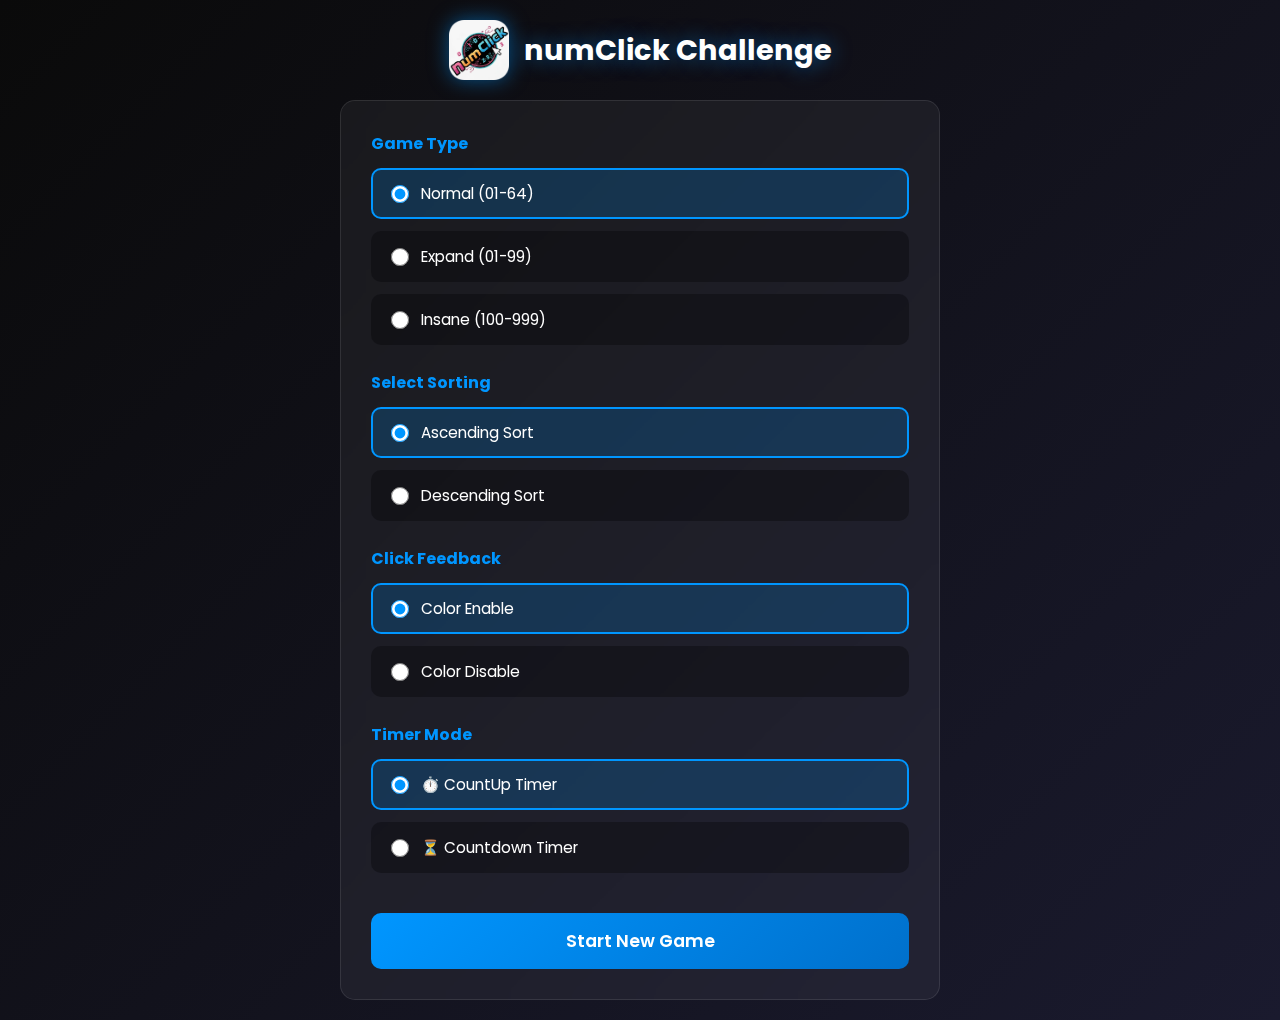
<file: index.html>
<!DOCTYPE html>
<html lang="en">
  <head>
    <meta charset="UTF-8" />
    <meta name="viewport" content="width=device-width, initial-scale=1.0" />
    <title>numClick Challenge</title>
    <link rel="icon" type="image/png" href="pics/logo.png" />
    <link href="numClick.css" rel="stylesheet" type="text/css" />
  </head>
  <body>
    <div id="game-wrapper">
      <div id="header-container">
        <img src="pics/logo.png" alt="NumClick Logo" id="header-logo" />
        <h1 id="title">numClick Challenge</h1>
      </div>

      <!-- Setup Screen -->
      <div id="setup-screen">
        <!-- Game Type -->
        <div class="setup-section">
          <h3>Game Type</h3>
          <div class="difficulty-options">
            <div class="radio-option selected" data-option="gameType">
              <input
                type="radio"
                name="gameType"
                id="normal"
                value="normal"
                checked
              />
              <label for="normal">Normal (01-64)</label>
            </div>
            <div class="radio-option" data-option="gameType">
              <input type="radio" name="gameType" id="expand" value="expand" />
              <label for="expand">Expand (01-99)</label>
            </div>
            <div class="radio-option" data-option="gameType">
              <input type="radio" name="gameType" id="insane" value="insane" />
              <label for="insane">Insane (100-999)</label>
            </div>
          </div>
        </div>

        <!-- Sorting Order -->
        <div class="setup-section">
          <h3>Select Sorting</h3>
          <div class="difficulty-options">
            <div class="radio-option selected" data-option="sortOrder">
              <input
                type="radio"
                name="sortOrder"
                id="ascending"
                value="ascending"
                checked
              />
              <label for="ascending">Ascending Sort</label>
            </div>
            <div class="radio-option" data-option="sortOrder">
              <input
                type="radio"
                name="sortOrder"
                id="descending"
                value="descending"
              />
              <label for="descending">Descending Sort</label>
            </div>
          </div>
        </div>

        <!-- Click Feedback -->
        <div class="setup-section">
          <h3>Click Feedback</h3>
          <div class="difficulty-options">
            <div class="radio-option selected" data-option="clickFeedback">
              <input
                type="radio"
                name="clickFeedback"
                id="enabled"
                value="enabled"
                checked
              />
              <label for="enabled">Color Enable</label>
            </div>
            <div class="radio-option" data-option="clickFeedback">
              <input
                type="radio"
                name="clickFeedback"
                id="disabled"
                value="disabled"
              />
              <label for="disabled">Color Disable</label>
            </div>
          </div>
        </div>

        <!-- Timer Mode -->
        <div class="setup-section">
          <h3>Timer Mode</h3>
          <div class="difficulty-options">
            <div class="radio-option selected" data-option="timerMode">
              <input
                type="radio"
                name="timerMode"
                id="normalTime"
                value="normal"
                checked
              />
              <label for="normalTime">⏱️ CountUp Timer</label>
            </div>
            <div class="radio-option" data-option="timerMode">
              <input
                type="radio"
                name="timerMode"
                id="countdown"
                value="countdown"
              />
              <label for="countdown">⏳ Countdown Timer</label>
            </div>
          </div>

          <!-- Countdown Time Selector (hidden by default) -->
          <div id="countdown-selector" style="display: none; margin-top: 15px">
            <label
              for="countdown-minutes"
              style="
                color: #ffffff;
                display: block;
                margin-bottom: 10px;
                font-size: 0.75rem;
              "
            >
              Select Time Limit:
            </label>
            <input
              type="range"
              id="countdown-minutes"
              min="1"
              max="5"
              value="3"
              style="width: 100%; cursor: pointer; accent-color: #0096ff"
            />
            <div
              style="
                display: flex;
                justify-content: space-between;
                margin-top: 5px;
              "
            >
              <span
                class="time-label"
                data-value="1"
                style="color: #888; font-size: 0.85rem"
                >1 min</span
              >
              <span
                class="time-label"
                data-value="2"
                style="color: #888; font-size: 0.85rem"
                >2 min</span
              >
              <span
                class="time-label"
                data-value="3"
                style="color: #0096ff; font-weight: 600; font-size: 0.85rem"
                >3 min</span
              >
              <span
                class="time-label"
                data-value="4"
                style="color: #888; font-size: 0.85rem"
                >4 min</span
              >
              <span
                class="time-label"
                data-value="5"
                style="color: #888; font-size: 0.85rem"
                >5 min</span
              >
            </div>
          </div>
        </div>

        <button class="start-btn" onclick="game.startGame()">
          Start New Game
        </button>
      </div>

      <!-- Game Screen -->
      <div id="game-screen">
        <div id="game-header">
          <div class="game-info">
            Mode: <span id="mode-display">Normal</span>
          </div>
          <div class="game-info">
            Sort: <span id="sort-display">Ascending</span>
          </div>
          <div class="game-info">
            Color: <span id="click-display">Enabled</span>
          </div>
        </div>

        <div id="game-container">
          <div id="timer-container">
            <div id="medal-container">
              <div class="icon">🏅</div>
              <div id="match">00/64</div>
            </div>
            <div id="trophy-container">
              <div class="icon">🏆</div>
              <div id="score">--:--</div>
            </div>
            <div id="clock-container">
              <div class="icon">⏱️</div>
              <div id="watch">00:00</div>
            </div>
          </div>
          <div id="square-container"></div>
          <div id="control-buttons">
            <button
              id="new-game-btn"
              class="control-btn"
              onclick="game.backToSetup()"
            >
              Main Menu
            </button>
          </div>
        </div>
      </div>
    </div>
    <script src="numClick.js"></script>
  </body>
</html>
</file>
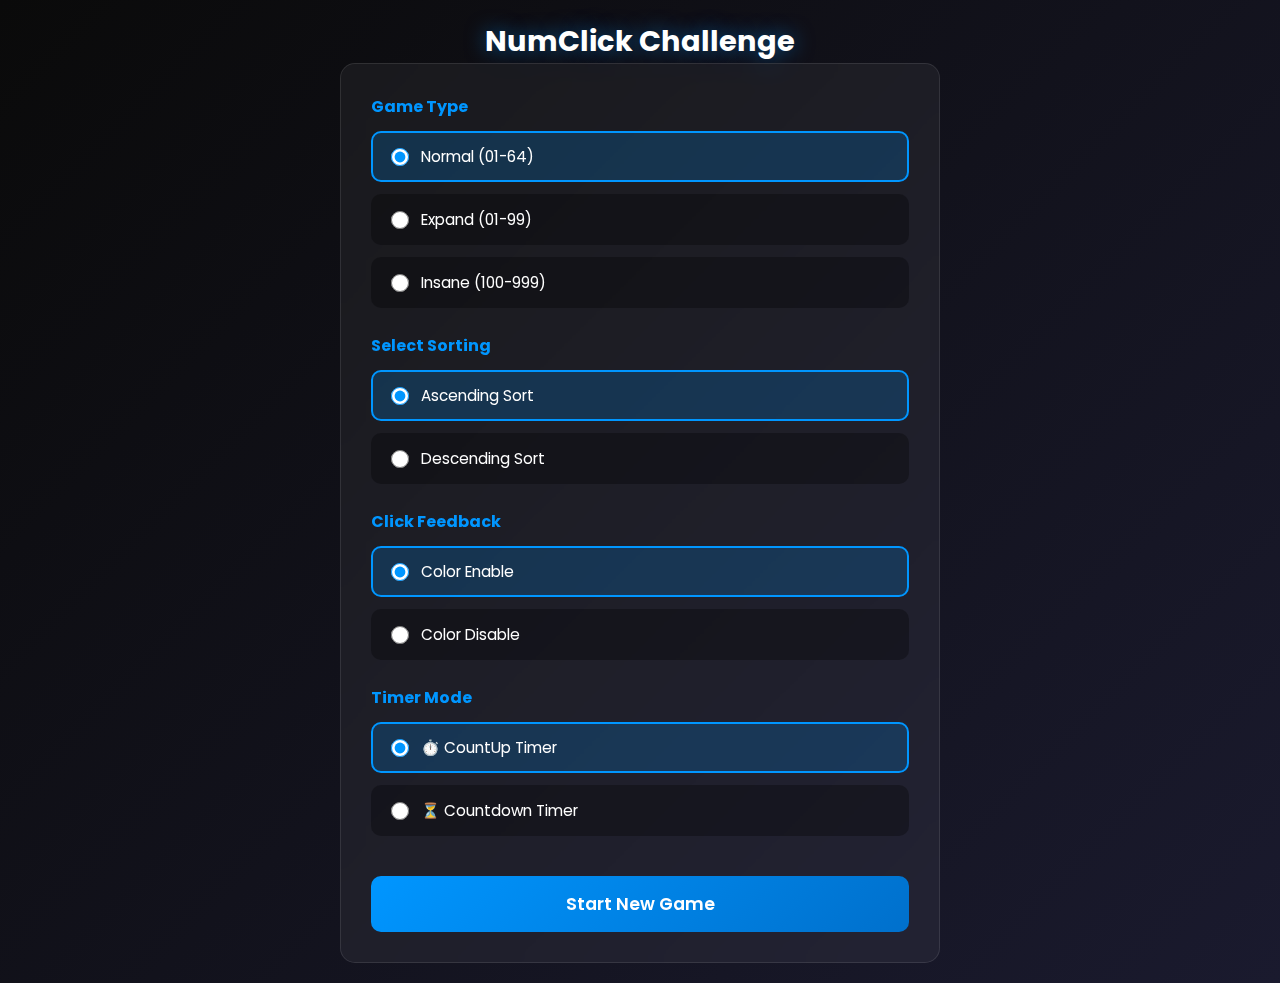
<file: numClick.html>
<!DOCTYPE html>
<html lang="en">
  <head>
    <meta charset="UTF-8" />
    <meta name="viewport" content="width=device-width, initial-scale=1.0" />
    <title>NumClick Challenge</title>
    <link href="numClick.css" rel="stylesheet" type="text/css" />
  </head>
  <body>
    <div id="game-wrapper">
      <h1 id="title">NumClick Challenge</h1>

      <!-- Setup Screen -->
      <div id="setup-screen">
        <!-- Game Type -->
        <div class="setup-section">
          <h3>Game Type</h3>
          <div class="difficulty-options">
            <div class="radio-option selected" data-option="gameType">
              <input
                type="radio"
                name="gameType"
                id="normal"
                value="normal"
                checked
              />
              <label for="normal">Normal (01-64)</label>
            </div>
            <div class="radio-option" data-option="gameType">
              <input type="radio" name="gameType" id="expand" value="expand" />
              <label for="expand">Expand (01-99)</label>
            </div>
            <div class="radio-option" data-option="gameType">
              <input type="radio" name="gameType" id="insane" value="insane" />
              <label for="insane">Insane (100-999)</label>
            </div>
          </div>
        </div>

        <!-- Sorting Order -->
        <div class="setup-section">
          <h3>Select Sorting</h3>
          <div class="difficulty-options">
            <div class="radio-option selected" data-option="sortOrder">
              <input
                type="radio"
                name="sortOrder"
                id="ascending"
                value="ascending"
                checked
              />
              <label for="ascending">Ascending Sort</label>
            </div>
            <div class="radio-option" data-option="sortOrder">
              <input
                type="radio"
                name="sortOrder"
                id="descending"
                value="descending"
              />
              <label for="descending">Descending Sort</label>
            </div>
          </div>
        </div>

        <!-- Click Feedback -->
        <div class="setup-section">
          <h3>Click Feedback</h3>
          <div class="difficulty-options">
            <div class="radio-option selected" data-option="clickFeedback">
              <input
                type="radio"
                name="clickFeedback"
                id="enabled"
                value="enabled"
                checked
              />
              <label for="enabled">Color Enable</label>
            </div>
            <div class="radio-option" data-option="clickFeedback">
              <input
                type="radio"
                name="clickFeedback"
                id="disabled"
                value="disabled"
              />
              <label for="disabled">Color Disable</label>
            </div>
          </div>
        </div>

        <!-- Timer Mode -->
        <div class="setup-section">
          <h3>Timer Mode</h3>
          <div class="difficulty-options">
            <div class="radio-option selected" data-option="timerMode">
              <input
                type="radio"
                name="timerMode"
                id="normalTime"
                value="normal"
                checked
              />
              <label for="normalTime">⏱️ CountUp Timer</label>
            </div>
            <div class="radio-option" data-option="timerMode">
              <input
                type="radio"
                name="timerMode"
                id="countdown"
                value="countdown"
              />
              <label for="countdown">⏳ Countdown Timer</label>
            </div>
          </div>

          <!-- Countdown Time Selector (hidden by default) -->
          <div id="countdown-selector" style="display: none; margin-top: 15px">
            <label
              for="countdown-minutes"
              style="
                color: #ffffff;
                display: block;
                margin-bottom: 10px;
                font-size: 0.9rem;
              "
            >
              Select Time Limit:
            </label>
            <input
              type="range"
              id="countdown-minutes"
              min="1"
              max="5"
              value="3"
              style="width: 100%; cursor: pointer; accent-color: #0096ff"
            />
            <div
              style="
                display: flex;
                justify-content: space-between;
                margin-top: 5px;
              "
            >
              <span
                class="time-label"
                data-value="1"
                style="color: #888; font-size: 0.85rem"
                >1 min</span
              >
              <span
                class="time-label"
                data-value="2"
                style="color: #888; font-size: 0.85rem"
                >2 min</span
              >
              <span
                class="time-label"
                data-value="3"
                style="color: #0096ff; font-weight: 600; font-size: 0.85rem"
                >3 min</span
              >
              <span
                class="time-label"
                data-value="4"
                style="color: #888; font-size: 0.85rem"
                >4 min</span
              >
              <span
                class="time-label"
                data-value="5"
                style="color: #888; font-size: 0.85rem"
                >5 min</span
              >
            </div>
          </div>
        </div>

        <button class="start-btn" onclick="game.startGame()">
          Start New Game
        </button>
      </div>

      <!-- Game Screen -->
      <div id="game-screen">
        <div id="game-header">
          <div class="game-info">
            Mode: <span id="mode-display">Normal</span>
          </div>
          <div class="game-info">
            Sort: <span id="sort-display">Ascending</span>
          </div>
          <div class="game-info">
            Click: <span id="click-display">Enabled</span>
          </div>
        </div>

        <div id="game-container">
          <div id="timer-container">
            <div id="medal-container">
              <div class="icon">🏅</div>
              <div id="match">00/64</div>
            </div>
            <div id="trophy-container">
              <div class="icon">🏆</div>
              <div id="score">--:--</div>
            </div>
            <div id="clock-container">
              <div class="icon">⏱️</div>
              <div id="watch">00:00</div>
            </div>
          </div>
          <div id="square-container"></div>
          <div id="control-buttons">
            <button
              id="new-game-btn"
              class="control-btn"
              onclick="game.backToSetup()"
            >
              Main Menu
            </button>
          </div>
        </div>
      </div>
    </div>
    <script src="numClick.js"></script>
  </body>
</html>
</file>
<file: numClick.css>
@import url("https://fonts.googleapis.com/css2?family=Poppins:wght@400;500;600&display=swap");

* {
  margin: 0;
  padding: 0;
  box-sizing: border-box;
  font-family: "Poppins", sans-serif;
}

body {
  width: 100%;
  min-height: 100vh;
  display: flex;
  justify-content: center;
  align-items: center;
  background: linear-gradient(135deg, #0a0a0a 0%, #1a1a2e 100%);
  padding: 20px;
}

#game-wrapper {
  max-width: 600px;
  width: 100%;
}

/* Add this to your CSS file */
#header-container {
  display: flex;
  align-items: center;
  justify-content: center;
  gap: 15px; /* Space between logo and text */
  margin-bottom: 20px;
}

#header-logo {
  width: 60px; /* Adjust size as needed */
  height: 60px;
  object-fit: contain;
  filter: drop-shadow(0 0 10px rgba(0, 150, 255, 0.5));
}

#title {
  color: #ffffff;
  text-align: center;
  margin-bottom: 0;
  font-size: 1.8rem;
  text-shadow: 0 0 20px rgba(0, 150, 255, 0.5);
}

/* Setup Screen */
#setup-screen {
  background: rgba(255, 255, 255, 0.05);
  padding: 30px;
  border-radius: 15px;
  backdrop-filter: blur(10px);
  border: 1px solid rgba(255, 255, 255, 0.1);
}

.setup-section {
  margin-bottom: 25px;
}

.setup-section h3 {
  color: #0096ff;
  margin-bottom: 12px;
  font-size: 1rem;
}

.difficulty-options {
  display: flex;
  flex-direction: column;
  gap: 12px;
}

.radio-option {
  display: flex;
  align-items: center;
  padding: 12px 18px;
  background: rgba(0, 0, 0, 0.3);
  border-radius: 10px;
  cursor: pointer;
  transition: all 0.3s ease;
  border: 2px solid transparent;
}

.radio-option:hover {
  background: rgba(0, 150, 255, 0.1);
  border-color: #0096ff;
}

.radio-option input[type="radio"] {
  width: 18px;
  height: 18px;
  margin-right: 12px;
  cursor: pointer;
  accent-color: #0096ff;
}

.radio-option label {
  color: #ffffff;
  cursor: pointer;
  font-size: 0.95rem;
  flex: 1;
}

.radio-option.selected {
  background: rgba(0, 150, 255, 0.2);
  border-color: #0096ff;
}

.start-btn {
  width: 100%;
  padding: 15px;
  border: none;
  border-radius: 10px;
  background: linear-gradient(135deg, #0096ff 0%, #0070cc 100%);
  color: white;
  font-weight: 600;
  font-size: 1.1rem;
  cursor: pointer;
  transition: all 0.3s ease;
  margin-top: 15px;
}

.start-btn:hover {
  transform: translateY(-3px);
  box-shadow: 0 8px 20px rgba(0, 150, 255, 0.5);
}

/* Game Screen */
#game-screen {
  display: none;
}

#game-header {
  background: rgba(0, 0, 0, 0.3);
  padding: 15px 20px;
  border-radius: 10px;
  margin-bottom: 20px;
  display: flex;
  justify-content: space-between;
  align-items: center;
  flex-wrap: wrap;
  gap: 10px;
}

.game-info {
  color: #0096ff;
  font-weight: 500;
  font-size: 0.95rem;
}

.game-info span {
  color: #ffffff;
  font-weight: 600;
}

#game-container {
  display: flex;
  flex-direction: column;
  background: rgba(255, 255, 255, 0.05);
  padding: 20px;
  border-radius: 15px;
  backdrop-filter: blur(10px);
  border: 1px solid rgba(255, 255, 255, 0.1);
}

#timer-container {
  display: flex;
  justify-content: space-between;
  margin-bottom: 20px;
  flex-wrap: wrap;
  gap: 15px;
}

#medal-container,
#trophy-container,
#clock-container {
  display: flex;
  align-items: center;
  gap: 8px;
  background: rgba(0, 0, 0, 0.3);
  padding: 8px 15px;
  border-radius: 8px;
}

#clock-container.countdown-mode {
  background: rgba(255, 152, 0, 0.3);
  border: 2px solid #ff9800;
}

#clock-container.countdown-warning {
  background: rgba(255, 82, 82, 0.3);
  border: 2px solid #ff5252;
  animation: pulse 1s ease-in-out infinite;
}

@keyframes pulse {
  0%,
  100% {
    opacity: 1;
  }
  50% {
    opacity: 0.7;
  }
}

.icon {
  font-size: 24px;
}

#score,
#match,
#watch {
  color: #ffffff;
  font-weight: 600;
  font-size: 18px;
  min-width: 60px;
}

#square-container {
  border: 2px solid #0096ff;
  padding: 5px;
  border-radius: 10px;
  background: rgba(0, 0, 0, 0.3);
  display: inline-block;
  margin: 0 auto;
}

.grid-row {
  display: flex;
  gap: 2px;
  margin-bottom: 2px;
}

.grid-row:last-child {
  margin-bottom: 0;
}

.square-btn {
  border: none;
  width: 60px;
  height: 60px;
  border-radius: 8px;
  background: linear-gradient(135deg, #4fc3f7 0%, #2196f3 100%);
  color: #0d47a1;
  font-size: 20px;
  font-weight: 600;
  cursor: pointer;
  transition: all 0.2s ease;
  box-shadow: 0 4px 8px rgba(0, 0, 0, 0.3);
}

.square-btn:active:not(:disabled) {
  transform: translateY(-0.5px);
}

.clicked {
  background: linear-gradient(135deg, #66bb6a 0%, #43a047 100%);
  color: white;
  animation: clickSuccess 0.3s ease;
}

.misclicked {
  background: linear-gradient(135deg, #ef5350 0%, #d32f2f 100%);
  color: white;
  animation: shake 0.5s ease;
}

@keyframes clickSuccess {
  0%,
  100% {
    transform: scale(1);
  }
  50% {
    transform: scale(1.1);
  }
}

@keyframes shake {
  0%,
  100% {
    transform: translateX(0);
  }
  25% {
    transform: translateX(-5px);
  }
  75% {
    transform: translateX(5px);
  }
}

#control-buttons {
  display: flex;
  justify-content: center;
  gap: 15px;
  margin-top: 20px;
}

.control-btn {
  padding: 12px 30px;
  border: none;
  border-radius: 8px;
  font-weight: 600;
  cursor: pointer;
  transition: all 0.3s ease;
  font-size: 16px;
}

#new-game-btn {
  background: linear-gradient(135deg, #ff9800 0%, #f57c00 100%);
  color: white;
}

#new-game-btn:hover {
  transform: translateY(-2px);
  box-shadow: 0 6px 12px rgba(255, 152, 0, 0.4);
}

#game-modal {
  position: fixed;
  top: 0;
  left: 0;
  width: 100%;
  height: 100%;
  background: rgba(0, 0, 0, 0.85);
  display: flex;
  align-items: center;
  justify-content: center;
  z-index: 1000;
  animation: fadeIn 0.3s ease;
}

@keyframes fadeIn {
  from {
    opacity: 0;
  }
  to {
    opacity: 1;
  }
}

.modal-content {
  background: linear-gradient(135deg, #1a1a2e 0%, #16213e 100%);
  padding: 40px;
  border-radius: 20px;
  text-align: center;
  color: white;
  max-width: 400px;
  width: 90%;
  border: 2px solid #0096ff;
  box-shadow: 0 10px 40px rgba(0, 150, 255, 0.3);
  animation: slideUp 0.4s ease;
}

@keyframes slideUp {
  from {
    transform: translateY(50px);
    opacity: 0;
  }
  to {
    transform: translateY(0);
    opacity: 1;
  }
}

.modal-content h2 {
  font-size: 2rem;
  margin-bottom: 20px;
}

.modal-content p {
  font-size: 1.2rem;
  margin-bottom: 15px;
  color: #b0b0b0;
}

.modal-stats {
  background: rgba(0, 0, 0, 0.3);
  padding: 15px;
  border-radius: 10px;
  margin: 20px 0;
}

.modal-stats div {
  margin: 8px 0;
  font-size: 1.1rem;
}

.modal-btn {
  min-width: 120px;
  padding: 12px 40px;
  border: none;
  border-radius: 8px;
  background: linear-gradient(135deg, #0096ff 0%, #0070cc 100%);
  color: white;
  font-weight: 600;
  cursor: pointer;
  font-size: 16px;
  transition: all 0.3s ease;
  margin: 5px;
}

.modal-btn:hover {
  transform: translateY(-2px);
  box-shadow: 0 6px 12px rgba(0, 150, 255, 0.5);
}

@media (max-width: 768px) {
  #title {
    font-size: 2rem;
  }

  .square-btn {
    width: 45px;
    height: 45px;
    font-size: 16px;
  }

  #timer-container {
    justify-content: center;
  }

  #setup-screen {
    padding: 25px;
  }
}

@media (max-width: 480px) {
  .square-btn {
    width: 38px;
    height: 38px;
    font-size: 14px;
  }

  #title {
    font-size: 1.5rem;
  }

  #setup-screen {
    padding: 20px;
  }
}
</file>
